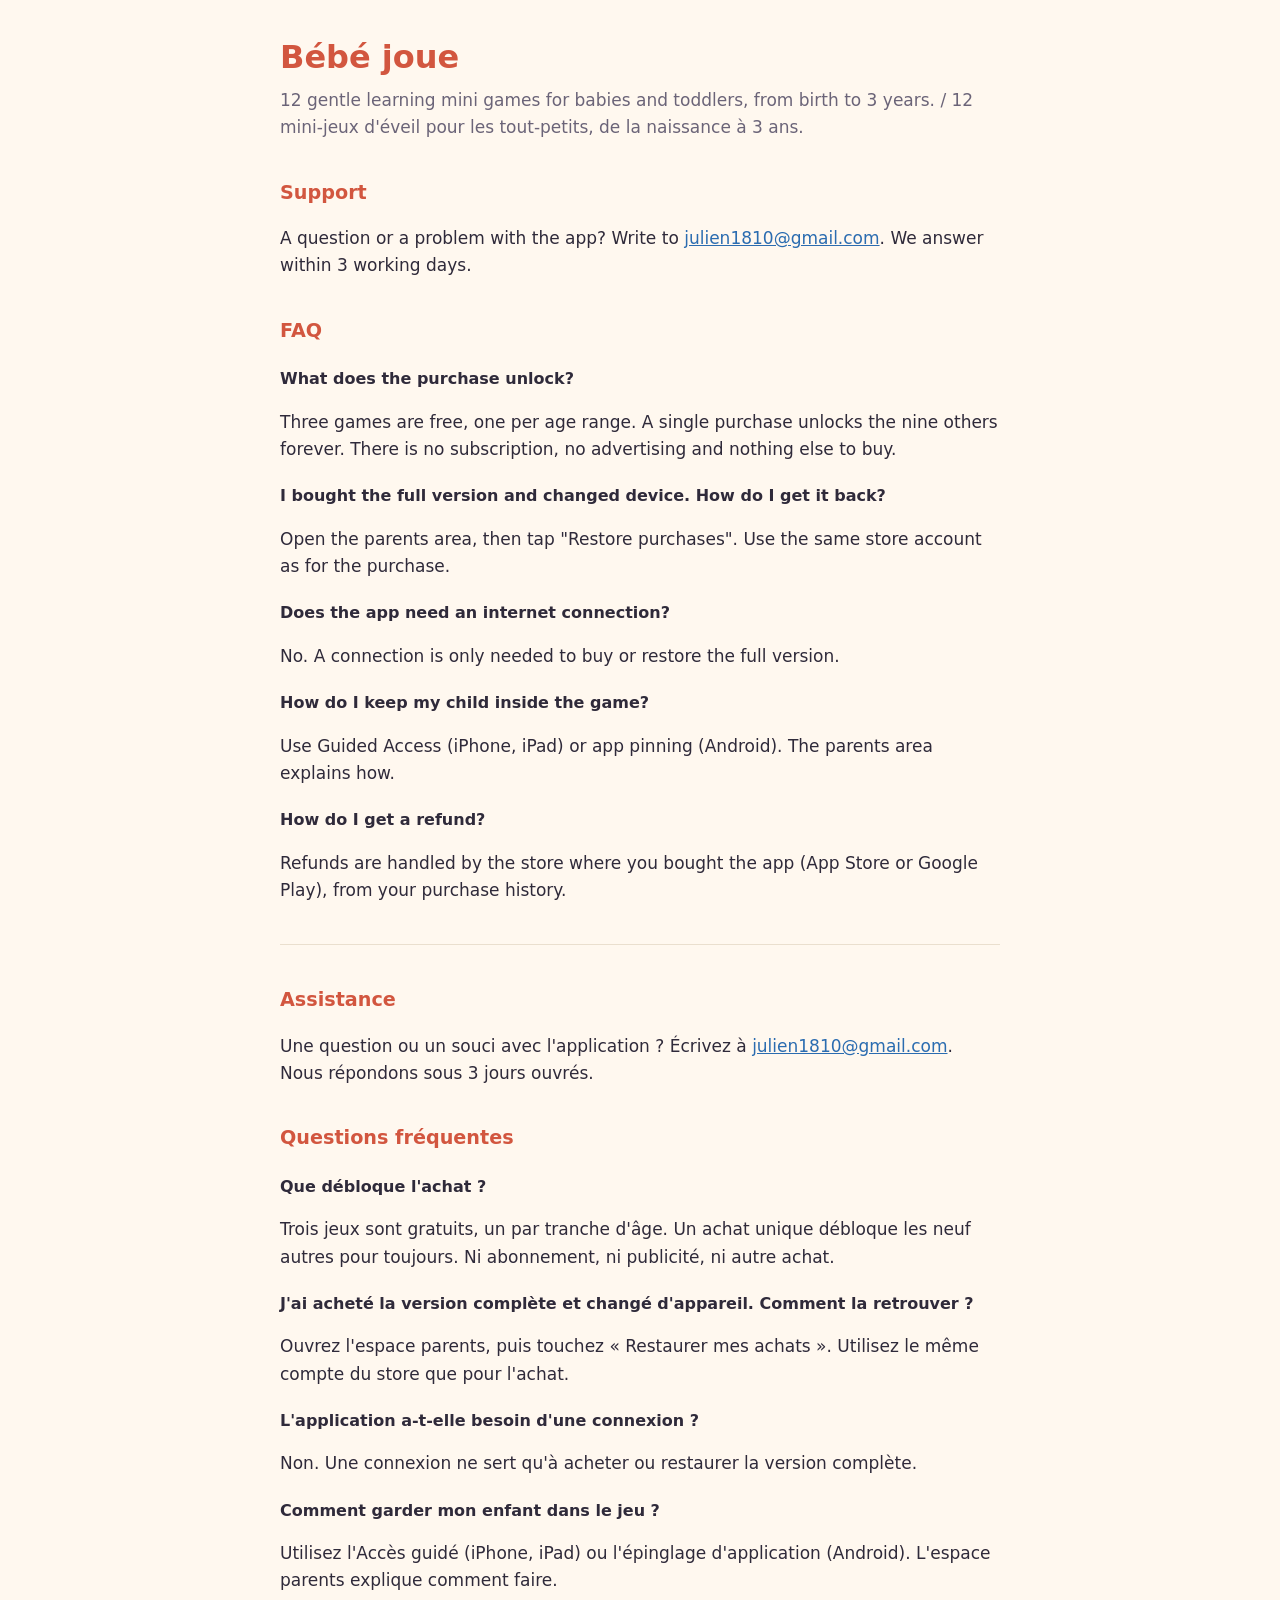
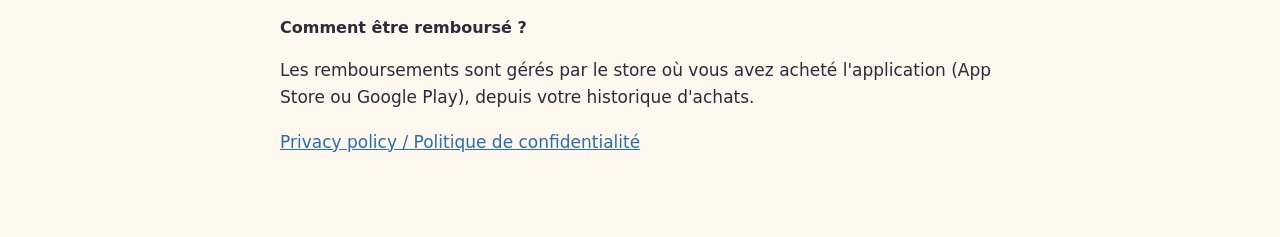
<file: index.html>
<!doctype html>
<html lang="en">
<head>
<meta charset="utf-8">
<meta name="viewport" content="width=device-width,initial-scale=1">
<title>Bébé joue: support</title>
<style>body{margin:0;background:#fff8ef;color:#2f2a3a;font:17px/1.6 system-ui,-apple-system,"Segoe UI",sans-serif}main{max-width:720px;margin:0 auto;padding:32px 20px 64px}h1{color:#d2563f;font-size:2rem;margin:0 0 4px}h2{color:#d2563f;font-size:1.2rem;margin:36px 0 8px}h3{font-size:1rem;margin:20px 0 4px}a{color:#2b6cb0}.lead{color:#6b6478;margin:0 0 24px}hr{border:0;border-top:1px solid #eadfce;margin:40px 0}@media (prefers-color-scheme:dark){body{background:#1d1a24;color:#f1eee6}h1,h2{color:#ff9f80}a{color:#8cc8ff}.lead{color:#a9a3b8}hr{border-top-color:#4a4558}}</style>
</head>
<body>
<main>
<h1>Bébé joue</h1>
<p class="lead">12 gentle learning mini games for babies and toddlers, from birth to 3 years. / 12 mini-jeux d'éveil pour les tout-petits, de la naissance à 3 ans.</p>

<section class="support">
<h2>Support</h2>
<p>A question or a problem with the app? Write to <a href="mailto:julien1810@gmail.com">julien1810@gmail.com</a>. We answer within 3 working days.</p>
</section>

<section class="faq">
<h2>FAQ</h2>
<h3>What does the purchase unlock?</h3>
<p>Three games are free, one per age range. A single purchase unlocks the nine others forever. There is no subscription, no advertising and nothing else to buy.</p>
<h3>I bought the full version and changed device. How do I get it back?</h3>
<p>Open the parents area, then tap "Restore purchases". Use the same store account as for the purchase.</p>
<h3>Does the app need an internet connection?</h3>
<p>No. A connection is only needed to buy or restore the full version.</p>
<h3>How do I keep my child inside the game?</h3>
<p>Use Guided Access (iPhone, iPad) or app pinning (Android). The parents area explains how.</p>
<h3>How do I get a refund?</h3>
<p>Refunds are handled by the store where you bought the app (App Store or Google Play), from your purchase history.</p>
</section>

<hr>

<section class="support" lang="fr">
<h2>Assistance</h2>
<p>Une question ou un souci avec l'application ? Écrivez à <a href="mailto:julien1810@gmail.com">julien1810@gmail.com</a>. Nous répondons sous 3 jours ouvrés.</p>
</section>

<section class="faq" lang="fr">
<h2>Questions fréquentes</h2>
<h3>Que débloque l'achat ?</h3>
<p>Trois jeux sont gratuits, un par tranche d'âge. Un achat unique débloque les neuf autres pour toujours. Ni abonnement, ni publicité, ni autre achat.</p>
<h3>J'ai acheté la version complète et changé d'appareil. Comment la retrouver ?</h3>
<p>Ouvrez l'espace parents, puis touchez « Restaurer mes achats ». Utilisez le même compte du store que pour l'achat.</p>
<h3>L'application a-t-elle besoin d'une connexion ?</h3>
<p>Non. Une connexion ne sert qu'à acheter ou restaurer la version complète.</p>
<h3>Comment garder mon enfant dans le jeu ?</h3>
<p>Utilisez l'Accès guidé (iPhone, iPad) ou l'épinglage d'application (Android). L'espace parents explique comment faire.</p>
<h3>Comment être remboursé ?</h3>
<p>Les remboursements sont gérés par le store où vous avez acheté l'application (App Store ou Google Play), depuis votre historique d'achats.</p>
</section>

<p><a href="privacy-policy.html">Privacy policy / Politique de confidentialité</a></p>
</main>
</body>
</html>
</file>
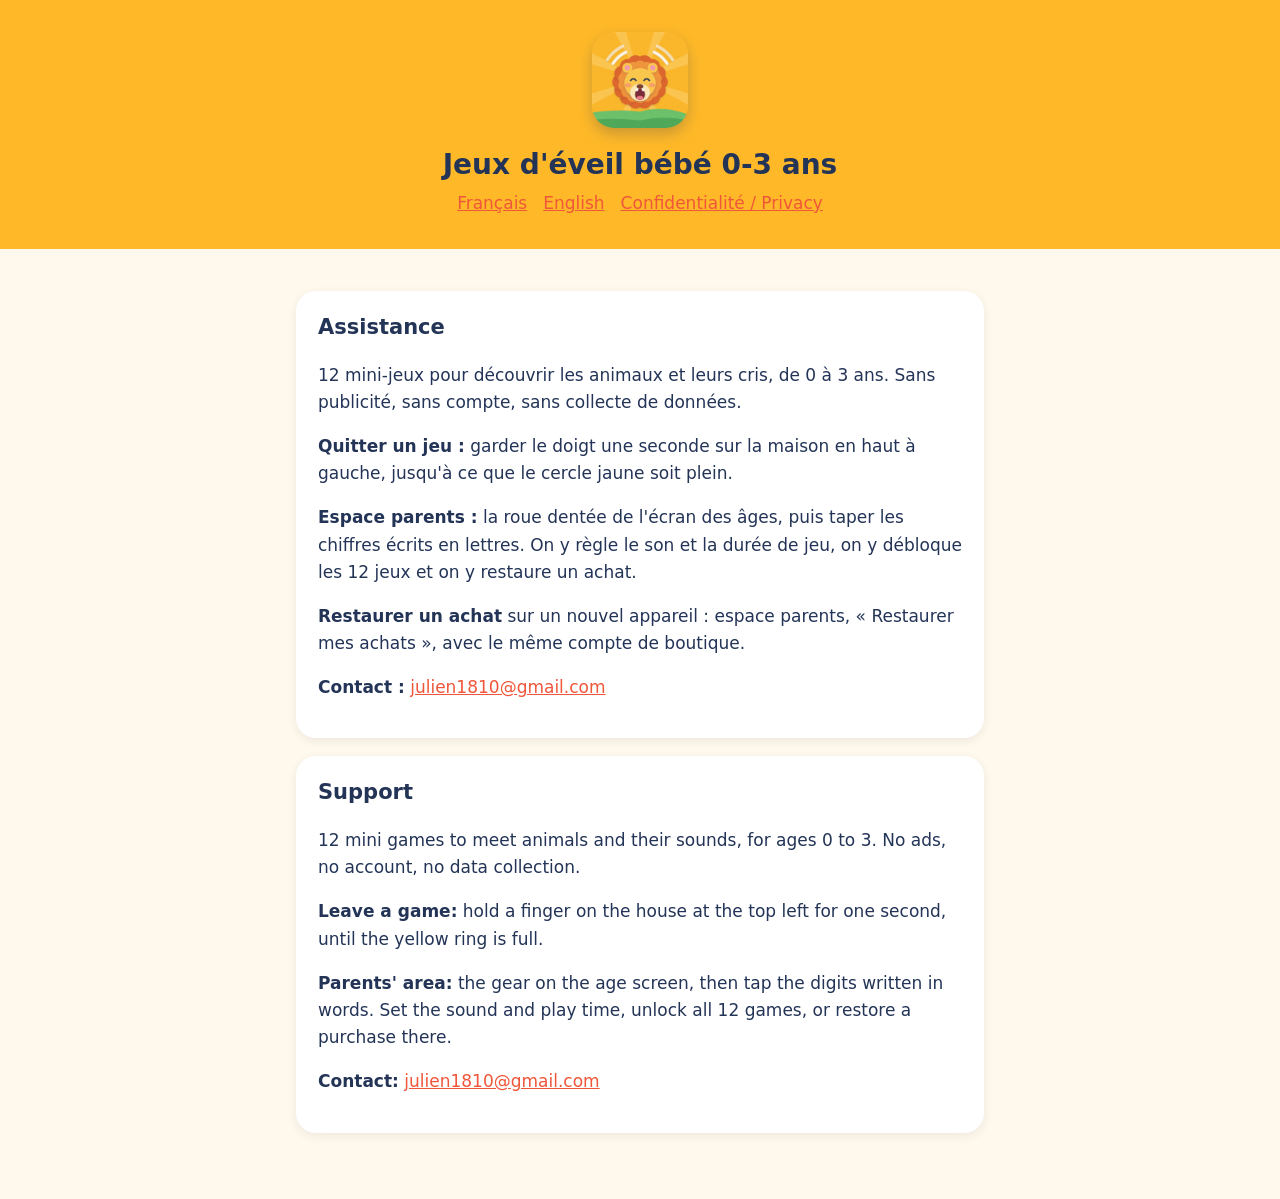
<file: jeux-eveil-bebe/index.html>
<!doctype html><html lang="fr"><head><meta charset="utf-8"><meta name="viewport" content="width=device-width,initial-scale=1">
<title>Jeux d'éveil bébé</title><link rel="stylesheet" href="style.css"></head><body>
<header><img src="icon.png" alt=""><h1>Jeux d'éveil bébé 0-3 ans</h1><nav><a href="#fr">Français</a><a href="#en">English</a><a href="privacy-policy.html">Confidentialité / Privacy</a></nav></header>
<main>
<section id="fr"><h2>Assistance</h2>
<p>12 mini-jeux pour découvrir les animaux et leurs cris, de 0 à 3 ans. Sans publicité, sans compte, sans collecte de données.</p>
<p><b>Quitter un jeu :</b> garder le doigt une seconde sur la maison en haut à gauche, jusqu'à ce que le cercle jaune soit plein.</p>
<p><b>Espace parents :</b> la roue dentée de l'écran des âges, puis taper les chiffres écrits en lettres. On y règle le son et la durée de jeu, on y débloque les 12 jeux et on y restaure un achat.</p>
<p><b>Restaurer un achat</b> sur un nouvel appareil : espace parents, « Restaurer mes achats », avec le même compte de boutique.</p>
<p><b>Contact :</b> <a href="mailto:julien1810@gmail.com">julien1810@gmail.com</a></p></section>
<section id="en"><h2>Support</h2>
<p>12 mini games to meet animals and their sounds, for ages 0 to 3. No ads, no account, no data collection.</p>
<p><b>Leave a game:</b> hold a finger on the house at the top left for one second, until the yellow ring is full.</p>
<p><b>Parents' area:</b> the gear on the age screen, then tap the digits written in words. Set the sound and play time, unlock all 12 games, or restore a purchase there.</p>
<p><b>Contact:</b> <a href="mailto:julien1810@gmail.com">julien1810@gmail.com</a></p></section>
</main></body></html>
</file>
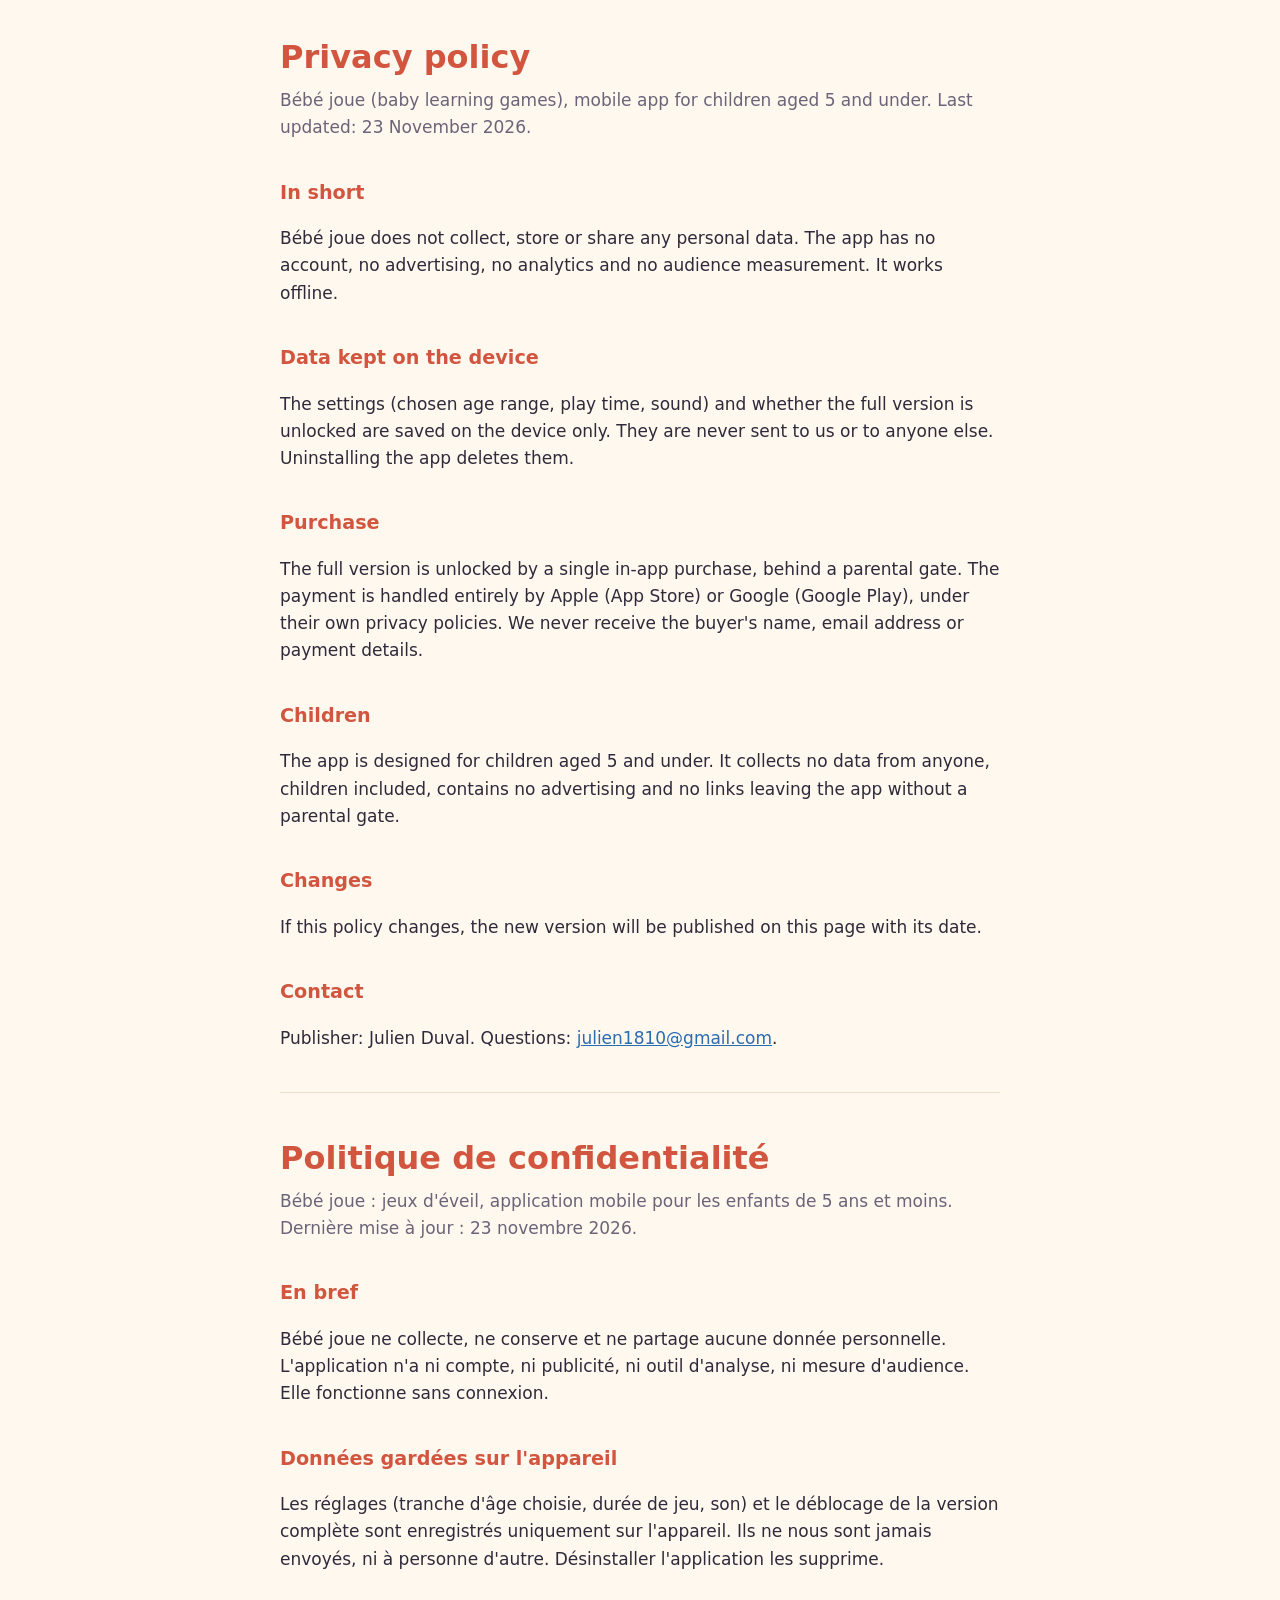
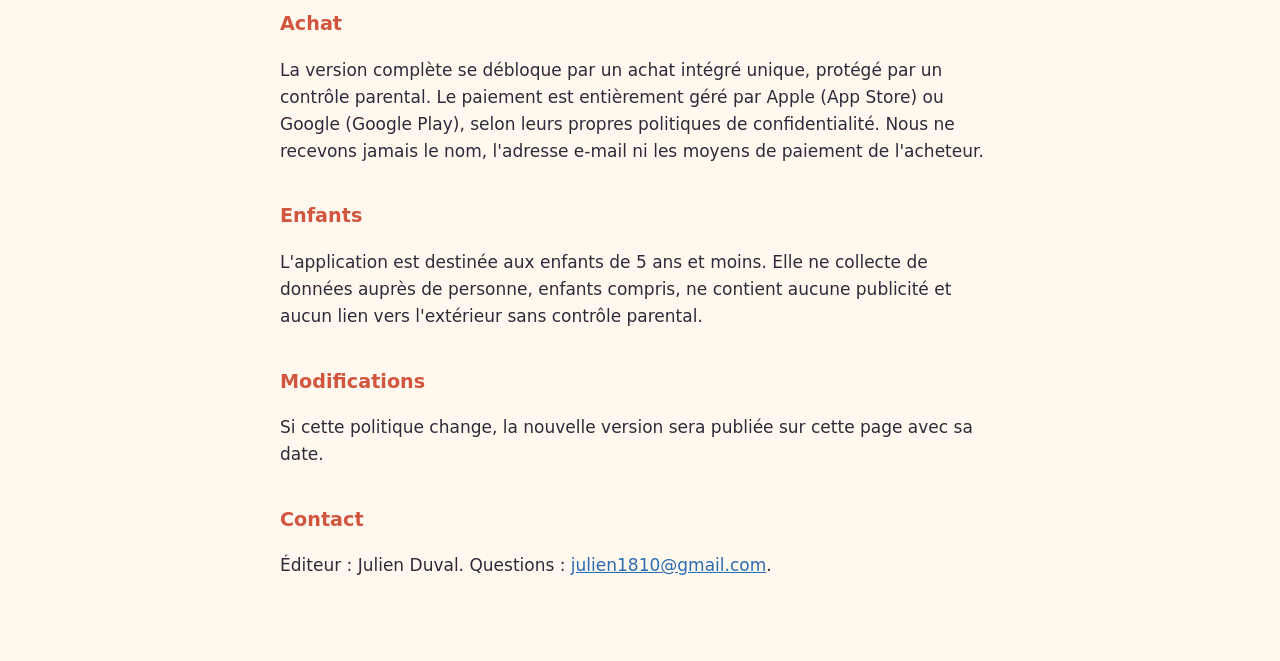
<file: privacy-policy.html>
<!doctype html>
<html lang="en">
<head>
<meta charset="utf-8">
<meta name="viewport" content="width=device-width,initial-scale=1">
<title>Bébé joue: privacy policy</title>
<style>body{margin:0;background:#fff8ef;color:#2f2a3a;font:17px/1.6 system-ui,-apple-system,"Segoe UI",sans-serif}main{max-width:720px;margin:0 auto;padding:32px 20px 64px}h1{color:#d2563f;font-size:2rem;margin:0 0 4px}h2{color:#d2563f;font-size:1.2rem;margin:36px 0 8px}h3{font-size:1rem;margin:20px 0 4px}a{color:#2b6cb0}.lead{color:#6b6478;margin:0 0 24px}hr{border:0;border-top:1px solid #eadfce;margin:40px 0}@media (prefers-color-scheme:dark){body{background:#1d1a24;color:#f1eee6}h1,h2{color:#ff9f80}a{color:#8cc8ff}.lead{color:#a9a3b8}hr{border-top-color:#4a4558}}</style>
</head>
<body>
<main>
<h1>Privacy policy</h1>
<p class="lead">Bébé joue (baby learning games), mobile app for children aged 5 and under. Last updated: 23 November 2026.</p>

<h2>In short</h2>
<p>Bébé joue does not collect, store or share any personal data. The app has no account, no advertising, no analytics and no audience measurement. It works offline.</p>

<h2>Data kept on the device</h2>
<p>The settings (chosen age range, play time, sound) and whether the full version is unlocked are saved on the device only. They are never sent to us or to anyone else. Uninstalling the app deletes them.</p>

<h2>Purchase</h2>
<p>The full version is unlocked by a single in-app purchase, behind a parental gate. The payment is handled entirely by Apple (App Store) or Google (Google Play), under their own privacy policies. We never receive the buyer's name, email address or payment details.</p>

<h2>Children</h2>
<p>The app is designed for children aged 5 and under. It collects no data from anyone, children included, contains no advertising and no links leaving the app without a parental gate.</p>

<h2>Changes</h2>
<p>If this policy changes, the new version will be published on this page with its date.</p>

<h2>Contact</h2>
<p>Publisher: Julien Duval. Questions: <a href="mailto:julien1810@gmail.com">julien1810@gmail.com</a>.</p>

<hr>

<div lang="fr">
<h1>Politique de confidentialité</h1>
<p class="lead">Bébé joue : jeux d'éveil, application mobile pour les enfants de 5 ans et moins. Dernière mise à jour : 23 novembre 2026.</p>

<h2>En bref</h2>
<p>Bébé joue ne collecte, ne conserve et ne partage aucune donnée personnelle. L'application n'a ni compte, ni publicité, ni outil d'analyse, ni mesure d'audience. Elle fonctionne sans connexion.</p>

<h2>Données gardées sur l'appareil</h2>
<p>Les réglages (tranche d'âge choisie, durée de jeu, son) et le déblocage de la version complète sont enregistrés uniquement sur l'appareil. Ils ne nous sont jamais envoyés, ni à personne d'autre. Désinstaller l'application les supprime.</p>

<h2>Achat</h2>
<p>La version complète se débloque par un achat intégré unique, protégé par un contrôle parental. Le paiement est entièrement géré par Apple (App Store) ou Google (Google Play), selon leurs propres politiques de confidentialité. Nous ne recevons jamais le nom, l'adresse e-mail ni les moyens de paiement de l'acheteur.</p>

<h2>Enfants</h2>
<p>L'application est destinée aux enfants de 5 ans et moins. Elle ne collecte de données auprès de personne, enfants compris, ne contient aucune publicité et aucun lien vers l'extérieur sans contrôle parental.</p>

<h2>Modifications</h2>
<p>Si cette politique change, la nouvelle version sera publiée sur cette page avec sa date.</p>

<h2>Contact</h2>
<p>Éditeur : Julien Duval. Questions : <a href="mailto:julien1810@gmail.com">julien1810@gmail.com</a>.</p>
</div>
</main>
</body>
</html>
</file>
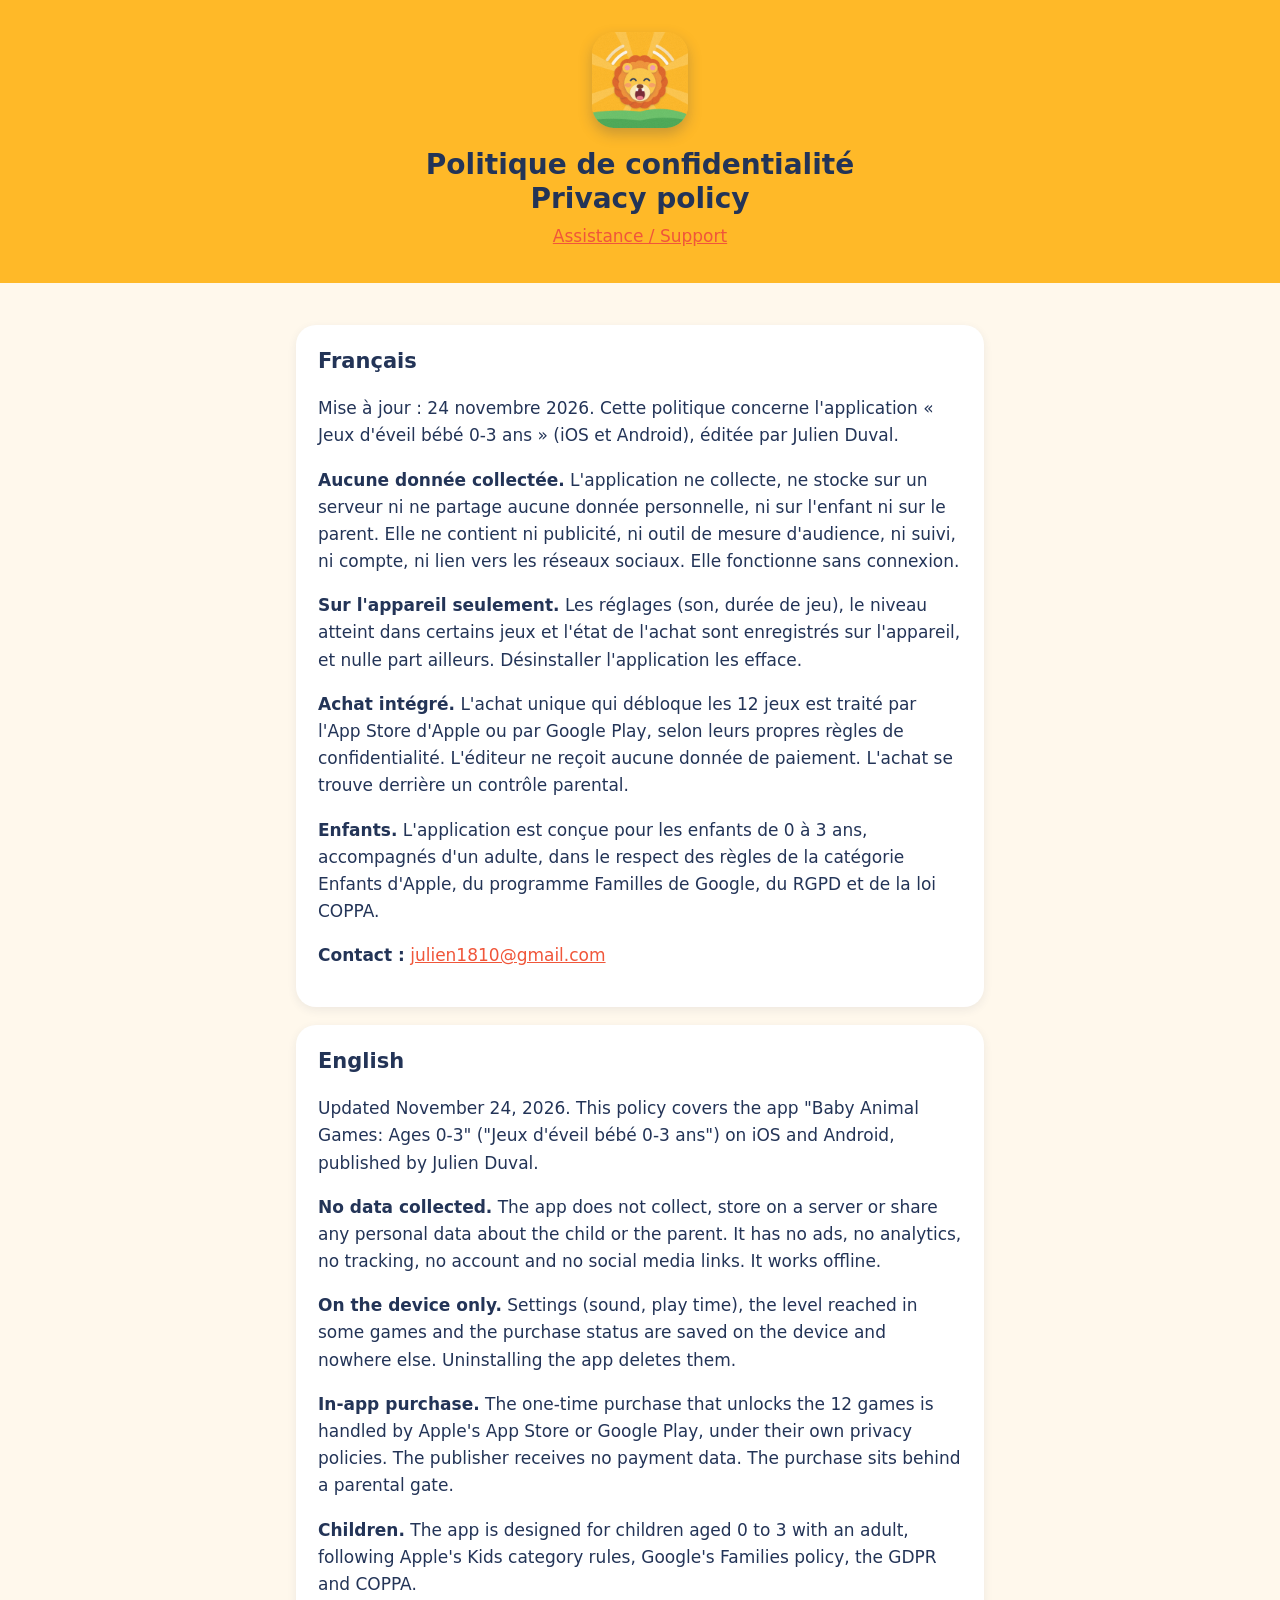
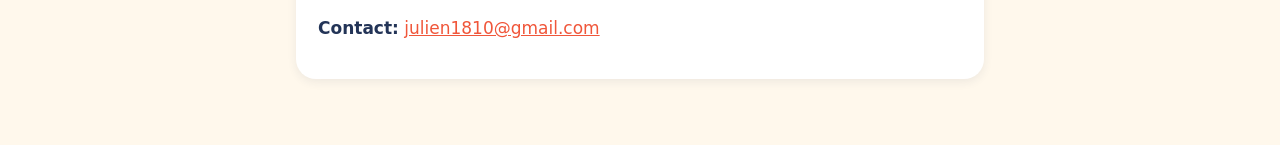
<file: jeux-eveil-bebe/privacy-policy.html>
<!doctype html><html lang="fr"><head><meta charset="utf-8"><meta name="viewport" content="width=device-width,initial-scale=1">
<title>Confidentialité</title><link rel="stylesheet" href="style.css"></head><body>
<header><img src="icon.png" alt=""><h1>Politique de confidentialité<br>Privacy policy</h1><nav><a href="./">Assistance / Support</a></nav></header>
<main>
<section><h2>Français</h2>
<p>Mise à jour : 24 novembre 2026. Cette politique concerne l'application « Jeux d'éveil bébé 0-3 ans » (iOS et Android), éditée par Julien Duval.</p>
<p><b>Aucune donnée collectée.</b> L'application ne collecte, ne stocke sur un serveur ni ne partage aucune donnée personnelle, ni sur l'enfant ni sur le parent. Elle ne contient ni publicité, ni outil de mesure d'audience, ni suivi, ni compte, ni lien vers les réseaux sociaux. Elle fonctionne sans connexion.</p>
<p><b>Sur l'appareil seulement.</b> Les réglages (son, durée de jeu), le niveau atteint dans certains jeux et l'état de l'achat sont enregistrés sur l'appareil, et nulle part ailleurs. Désinstaller l'application les efface.</p>
<p><b>Achat intégré.</b> L'achat unique qui débloque les 12 jeux est traité par l'App Store d'Apple ou par Google Play, selon leurs propres règles de confidentialité. L'éditeur ne reçoit aucune donnée de paiement. L'achat se trouve derrière un contrôle parental.</p>
<p><b>Enfants.</b> L'application est conçue pour les enfants de 0 à 3 ans, accompagnés d'un adulte, dans le respect des règles de la catégorie Enfants d'Apple, du programme Familles de Google, du RGPD et de la loi COPPA.</p>
<p><b>Contact :</b> <a href="mailto:julien1810@gmail.com">julien1810@gmail.com</a></p></section>
<section><h2>English</h2>
<p>Updated November 24, 2026. This policy covers the app "Baby Animal Games: Ages 0-3" ("Jeux d'éveil bébé 0-3 ans") on iOS and Android, published by Julien Duval.</p>
<p><b>No data collected.</b> The app does not collect, store on a server or share any personal data about the child or the parent. It has no ads, no analytics, no tracking, no account and no social media links. It works offline.</p>
<p><b>On the device only.</b> Settings (sound, play time), the level reached in some games and the purchase status are saved on the device and nowhere else. Uninstalling the app deletes them.</p>
<p><b>In-app purchase.</b> The one-time purchase that unlocks the 12 games is handled by Apple's App Store or Google Play, under their own privacy policies. The publisher receives no payment data. The purchase sits behind a parental gate.</p>
<p><b>Children.</b> The app is designed for children aged 0 to 3 with an adult, following Apple's Kids category rules, Google's Families policy, the GDPR and COPPA.</p>
<p><b>Contact:</b> <a href="mailto:julien1810@gmail.com">julien1810@gmail.com</a></p></section>
</main></body></html>
</file>
<file: jeux-eveil-bebe/style.css>
:root{--bg:#FFF8EC;--ink:#233457;--sun:#FFB928;--tomate:#F0563A;--card:#fff}
@media (prefers-color-scheme:dark){:root{--bg:#1A2440;--ink:#FFF8EC;--card:#233457}}
*{box-sizing:border-box}body{margin:0;background:var(--bg);color:var(--ink);font:17px/1.6 Nunito,system-ui,-apple-system,"Segoe UI",sans-serif}
header{background:var(--sun);padding:32px 16px;text-align:center;color:#233457}header img{width:96px;height:96px;border-radius:22px;box-shadow:0 6px 14px rgba(35,52,87,.25)}
h1{margin:12px 0 0;font-size:28px;line-height:1.2}main{max-width:720px;margin:0 auto;padding:24px 16px 48px}
section{background:var(--card);border-radius:20px;padding:20px 22px;margin:18px 0;box-shadow:0 3px 10px rgba(35,52,87,.08)}
h2{margin:0 0 8px;font-size:21px}a{color:var(--tomate)}nav{text-align:center;margin-top:8px}nav a{margin:0 8px}
</file>
